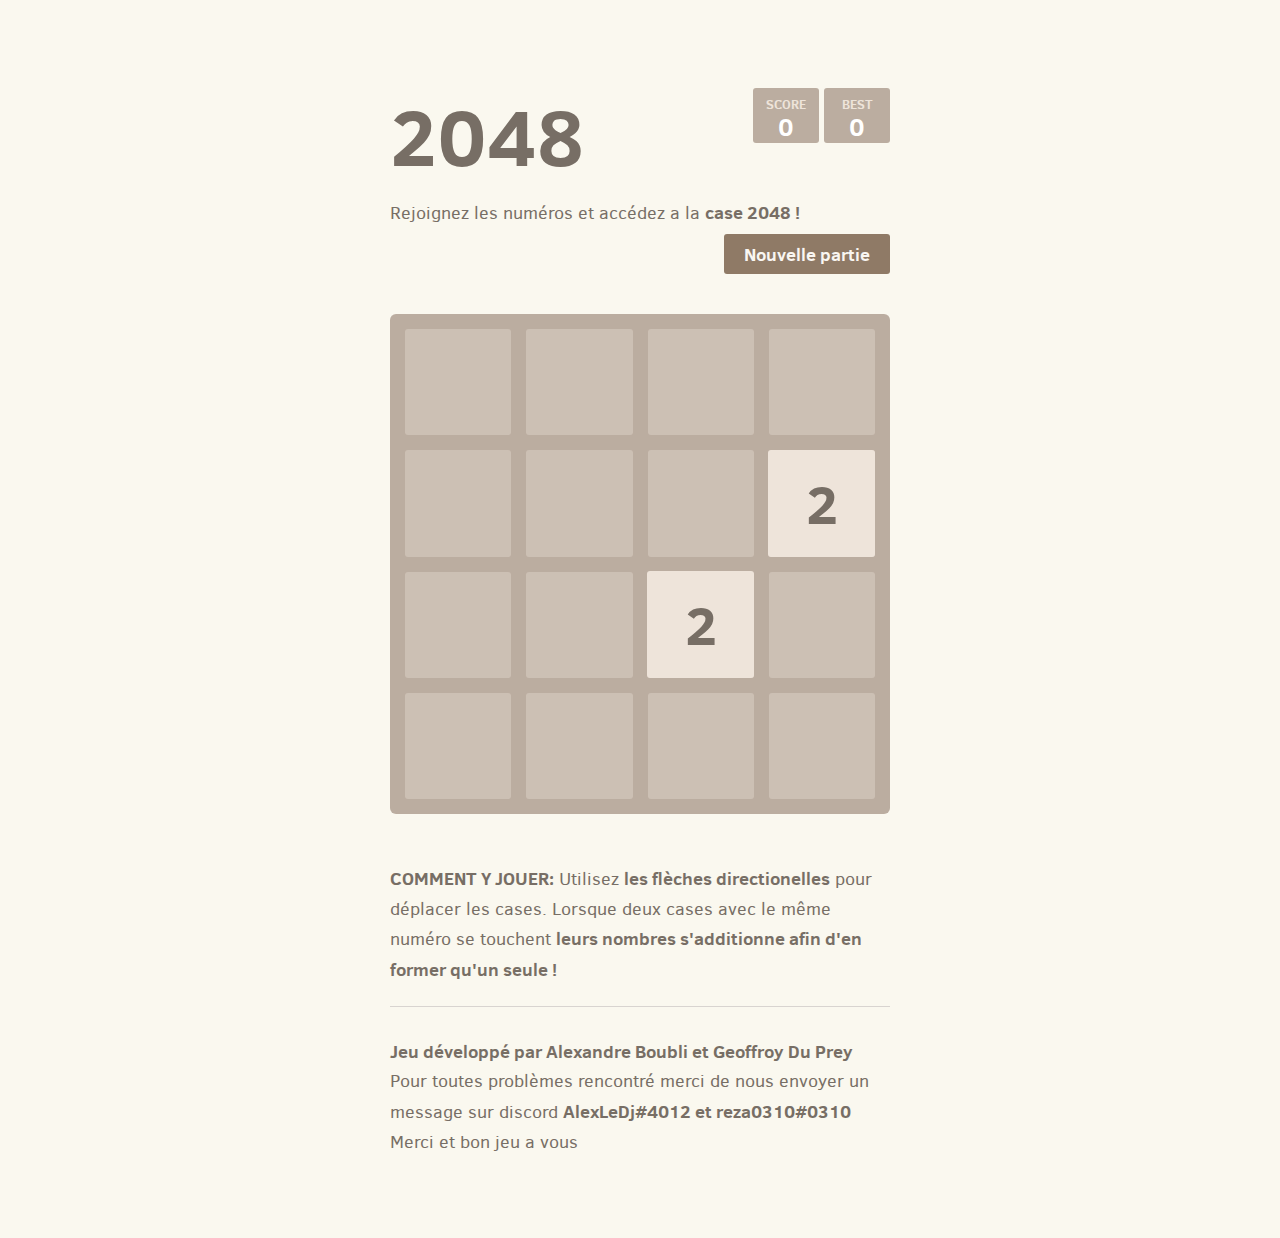
<file: 2048/index.html>
<!DOCTYPE html>
<html>
<head>
  <meta charset="utf-8">
  <title>2048</title>

  <link href="style/main.css" rel="stylesheet" type="text/css">
  <link rel="shortcut icon" href="favicon.ico">
 </head>
<body>
  <div class="container">
    <div class="heading">
      <h1 class="title">2048</h1>
      <div class="scores-container">
        <div class="score-container">0</div>
        <div class="best-container">0</div>
      </div>
    </div>

    <div class="above-game">
      <p class="game-intro">Rejoignez les numéros et accédez a la <strong>case 2048 !</strong></p>
      <a class="restart-button">Nouvelle partie</a>
    </div>

    <div class="game-container">
      <div class="game-message">
        <p></p>
        <div class="lower">
	        <a class="keep-playing-button">Keep going</a>
          <a class="retry-button">Try again</a>
        </div>
      </div>

      <div class="grid-container">
        <div class="grid-row">
          <div class="grid-cell"></div>
          <div class="grid-cell"></div>
          <div class="grid-cell"></div>
          <div class="grid-cell"></div>
        </div>
        <div class="grid-row">
          <div class="grid-cell"></div>
          <div class="grid-cell"></div>
          <div class="grid-cell"></div>
          <div class="grid-cell"></div>
        </div>
        <div class="grid-row">
          <div class="grid-cell"></div>
          <div class="grid-cell"></div>
          <div class="grid-cell"></div>
          <div class="grid-cell"></div>
        </div>
        <div class="grid-row">
          <div class="grid-cell"></div>
          <div class="grid-cell"></div>
          <div class="grid-cell"></div>
          <div class="grid-cell"></div>
        </div>
      </div>

      <div class="tile-container">

      </div>
    </div>

    <p class="game-explanation">
      <strong class="important">Comment y jouer:</strong> Utilisez <strong>les flèches directionelles</strong> pour déplacer les cases. Lorsque deux cases avec le même numéro se touchent <strong>leurs nombres s'additionne afin d'en former qu'un seule !</strong>
    </p>
    <hr>
    <p class="credits">
        <strong>Jeu développé par Alexandre Boubli et Geoffroy Du Prey</strong> 
        Pour toutes problèmes rencontré merci de nous envoyer un message sur discord               
        <strong>AlexLeDj#4012 et reza0310#0310</strong>

        Merci et bon jeu a vous     
    </p>
    
    
  </div>

  <script src="js/bind_polyfill.js"></script>
  <script src="js/classlist_polyfill.js"></script>
  <script src="js/animframe_polyfill.js"></script>
  <script src="js/keyboard_input_manager.js"></script>
  <script src="js/html_actuator.js"></script>
  <script src="js/grid.js"></script>
  <script src="js/tile.js"></script>
  <script src="js/local_storage_manager.js"></script>
  <script src="js/game_manager.js"></script>
  <script src="js/application.js"></script>
</body>
</html>
</file>
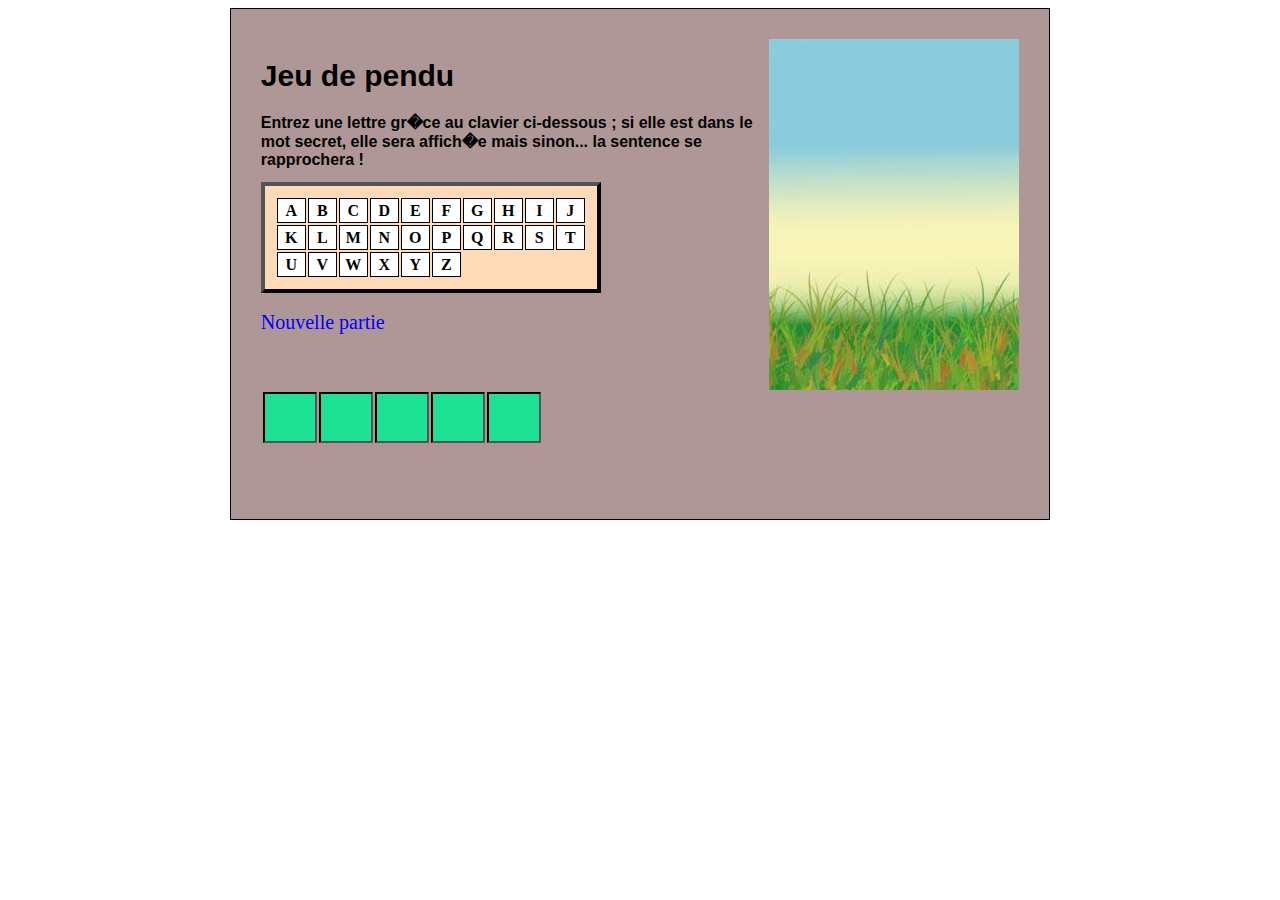
<file: pendu/index.html>
<html>
	<head>
		<title>Jeu de pendu en Javascipt</title>
		<link rel=Stylesheet type="text/css" href=stylePendu.css>
		<script language="JavaScript">
			<!--
				var motSecret;
				
				var now=new Date();			// Date d'aujourd'hui
				var tableauMot=new Array();	// Le tableau qui contient les lettres du mot � trouver
				var mots=new Array();		// Le tableau qui contient tous les mots possibles
				
				var tailleMot;				// Le nombre de lettres du mot � trouver
				var coupsManques=0;			// Le nombre de lettres fausses essay�es
				var lettresTrouvees=0;		// Le nombre de lettres trouv�es
				var fini=false;				// true si le jeu est termin�
				
				mots[0]="TITANESQUE";
				mots[1]="ANABELLE";
				mots[2]="POMPIER";
				mots[3]="OBELISQUE";
				mots[4]="PLACARD";
				mots[5]="RADIATEUR";
				mots[6]="DEODORANT";
				mots[7]="CAMION";
				mots[8]="HORLOGE";
				mots[9]="MARGUERITE";
				mots[10]="ELEPHANT";
				mots[11]="IGLOO";
				mots[12]="TABLE";
				mots[13]="CHAISE";
				mots[14]="CUISINE";
				mots[15]="BUREAU";
				mots[16]="SERVEUR";
				mots[17]="TABLEAU";
				mots[18]="IMPRIMANTE";
				mots[19]="BATEAU";
				mots[20]="MUSIQUE";
				mots[21]="GUITARE";
				mots[22]="ABSCISSE";
				mots[23]="UNICORNE";
				mots[24]="VACCINER";
				mots[25]="VANTARDE";
				mots[26]="PISTACHE";
				mots[27]="GOUTER";
				mots[28]="ORDINATEUR";
				mots[29]="LICORNE";



				
				// On prend un mot au hasard en fonction de la seconde en cours
				motSecret=mots[now.getSeconds() % mots.length];
				tailleMot=motSecret.length;
				
				// Permet de changer la couleur des touches du clavier
				function changeCouleur(element,couleur){
					element.style.backgroundColor=couleur;
				}
				
				// G�re tous les traitements � faire lorsqu'on appuie sur une touche
				function proposer(element){
					
					// Si la couleur de fond est lightgreen, c'est qu'on a d�j� essay� - on quitte la fonction
					if(element.style.backgroundColor=="lightGreen" ||fini) return;
					
					// On r�cup�re la lettre du clavier et on met la touche en lightgreen (pour signaler qu'elle est cliqu�e)
					var lettre=element.innerHTML;
					changeCouleur(element,"lightGreen");
					
					// On met la variable trouve � false;
					var trouve=false;
					
					// On parcours chaque lettre du mot, on cherche si on trouve la lettre s�l�ectionn�e au clavier
					for(var i=0; i<tailleMot; i++) {
						
						// Si c'est le cas :
						if(tableauMot[i].innerHTML==lettre) {
							tableauMot[i].style.visibility='visible';	// On affiche la lettre
							trouve=true;
							lettresTrouvees++;
						}
						
					}
					
					// Si la lettre n'est pas pr�sente, trouv� vaut toujours false :
					if(!trouve){
						coupsManques++;
						document.images['pendu'].src="pendu_"+coupsManques+".jpg"; // On change l'image du pendu
						
						// Si on a rat� 9 fois :
						if(coupsManques==9){
							alert("Vous avez perdu !");
							for(var i=0; i<tailleMot; i++) tableauMot[i].style.visibility='visible';
							fini=true;
							// on affiche le mot, on fini le jeu
						}
					}
					if(lettresTrouvees==tailleMot){
						alert("Bravo ! Vous avez d�couvert le mot secret !");
						fini=true;
					}
				}
			-->
		</script>
	</head>

	

<body>

<center>
<div id="page">	
	<img name="pendu" class="pendu" src="pendu_0.jpg">
	
	<h1>Jeu de pendu</h1>

	<h2>Entrez une lettre gr�ce au clavier ci-dessous ; si elle est dans le mot secret, elle sera affich�e mais sinon... la sentence se rapprochera !</h2>
	
	<table id="clavier">
	 <tr>
	  <td onclick="proposer(this);" >A</td>
	  <td onclick="proposer(this);" >B</td>
	  <td onclick="proposer(this);" >C</td>
	  <td onclick="proposer(this);" >D</td>
	  <td onclick="proposer(this);" >E</td>
	  <td onclick="proposer(this);" >F</td>
	  <td onclick="proposer(this);" >G</td>
	  <td onclick="proposer(this);" >H</td>
	  <td onclick="proposer(this);" >I</td>
	  <td onclick="proposer(this);" >J</td>
	 </tr>
	 <tr>
	  <td onclick="proposer(this);" >K</td>
	  <td onclick="proposer(this);" >L</td>
	  <td onclick="proposer(this);" >M</td>
	  <td onclick="proposer(this);" >N</td>
	  <td onclick="proposer(this);" >O</td>
	  <td onclick="proposer(this);" >P</td>
	  <td onclick="proposer(this);" >Q</td>
	  <td onclick="proposer(this);" >R</td>
	  <td onclick="proposer(this);" >S</td>
	  <td onclick="proposer(this);" >T</td>
	 </tr>
	 <tr>
	  <td onclick="proposer(this);" >U</td>
	  <td onclick="proposer(this);" >V</td>
	  <td onclick="proposer(this);" >W</td>
	  <td onclick="proposer(this);" >X</td>
	  <td onclick="proposer(this);" >Y</td>
	  <td onclick="proposer(this);" >Z</td>
	 </tr>
	</table>
	<br>
	<a class="lien" href="javascript:location.reload();">Nouvelle partie</a>
		
	<table id="mot">
		<tr>
			<script language="javascript">
				for(var i=0; i<tailleMot; i++) document.write("<td> <p id=\""+i+"\">"+motSecret.charAt(i)+"</p></td>");
			</script>
		</tr>
	</table>
	
	
	<script language="javascript">
		for(var i=0; i<tailleMot; i++) tableauMot[i]=document.getElementById(i);
	</script>

<center>
</div>
</body>
</html>
</file>
<file: 2048/style/main.css>
@import url(fonts/clear-sans.css);
html, body {
  margin: 0;
  padding: 0;
  background: #faf8ef;
  color: #776e65;
  font-family: "Clear Sans", "Helvetica Neue", Arial, sans-serif;
  font-size: 18px; }

body {
  margin: 80px 0; }

.heading:after {
  content: "";
  display: block;
  clear: both; }

h1.title {
  font-size: 80px;
  font-weight: bold;
  margin: 0;
  display: block;
  float: left; }

@-webkit-keyframes move-up {
  0% {
    top: 25px;
    opacity: 1; }

  100% {
    top: -50px;
    opacity: 0; } }
@-moz-keyframes move-up {
  0% {
    top: 25px;
    opacity: 1; }

  100% {
    top: -50px;
    opacity: 0; } }
@keyframes move-up {
  0% {
    top: 25px;
    opacity: 1; }

  100% {
    top: -50px;
    opacity: 0; } }
.scores-container {
  float: right;
  text-align: right; }

.score-container, .best-container {
  position: relative;
  display: inline-block;
  background: #bbada0;
  padding: 15px 25px;
  font-size: 25px;
  height: 25px;
  line-height: 47px;
  font-weight: bold;
  border-radius: 3px;
  color: white;
  margin-top: 8px;
  text-align: center; }
  .score-container:after, .best-container:after {
    position: absolute;
    width: 100%;
    top: 10px;
    left: 0;
    text-transform: uppercase;
    font-size: 13px;
    line-height: 13px;
    text-align: center;
    color: #eee4da; }
  .score-container .score-addition, .best-container .score-addition {
    position: absolute;
    right: 30px;
    color: red;
    font-size: 25px;
    line-height: 25px;
    font-weight: bold;
    color: rgba(119, 110, 101, 0.9);
    z-index: 100;
    -webkit-animation: move-up 600ms ease-in;
    -moz-animation: move-up 600ms ease-in;
    animation: move-up 600ms ease-in;
    -webkit-animation-fill-mode: both;
    -moz-animation-fill-mode: both;
    animation-fill-mode: both; }

.score-container:after {
  content: "Score"; }

.best-container:after {
  content: "Best"; }

p {
  margin-top: 0;
  margin-bottom: 10px;
  line-height: 1.65; }

a {
  color: #776e65;
  font-weight: bold;
  text-decoration: underline;
  cursor: pointer; }

strong.important {
  text-transform: uppercase; }

hr {
  border: none;
  border-bottom: 1px solid #d8d4d0;
  margin-top: 20px;
  margin-bottom: 30px; }

.container {
  width: 500px;
  margin: 0 auto; }

@-webkit-keyframes fade-in {
  0% {
    opacity: 0; }

  100% {
    opacity: 1; } }
@-moz-keyframes fade-in {
  0% {
    opacity: 0; }

  100% {
    opacity: 1; } }
@keyframes fade-in {
  0% {
    opacity: 0; }

  100% {
    opacity: 1; } }
.game-container {
  margin-top: 40px;
  position: relative;
  padding: 15px;
  cursor: default;
  -webkit-touch-callout: none;
  -ms-touch-callout: none;
  -webkit-user-select: none;
  -moz-user-select: none;
  -ms-user-select: none;
  -ms-touch-action: none;
  touch-action: none;
  background: #bbada0;
  border-radius: 6px;
  width: 500px;
  height: 500px;
  -webkit-box-sizing: border-box;
  -moz-box-sizing: border-box;
  box-sizing: border-box; }
  .game-container .game-message {
    display: none;
    position: absolute;
    top: 0;
    right: 0;
    bottom: 0;
    left: 0;
    background: rgba(238, 228, 218, 0.5);
    z-index: 100;
    text-align: center;
    -webkit-animation: fade-in 800ms ease 1200ms;
    -moz-animation: fade-in 800ms ease 1200ms;
    animation: fade-in 800ms ease 1200ms;
    -webkit-animation-fill-mode: both;
    -moz-animation-fill-mode: both;
    animation-fill-mode: both; }
    .game-container .game-message p {
      font-size: 60px;
      font-weight: bold;
      height: 60px;
      line-height: 60px;
      margin-top: 222px; }
    .game-container .game-message .lower {
      display: block;
      margin-top: 59px; }
    .game-container .game-message a {
      display: inline-block;
      background: #8f7a66;
      border-radius: 3px;
      padding: 0 20px;
      text-decoration: none;
      color: #f9f6f2;
      height: 40px;
      line-height: 42px;
      margin-left: 9px; }
      .game-container .game-message a.keep-playing-button {
        display: none; }
    .game-container .game-message.game-won {
      background: rgba(237, 194, 46, 0.5);
      color: #f9f6f2; }
      .game-container .game-message.game-won a.keep-playing-button {
        display: inline-block; }
    .game-container .game-message.game-won, .game-container .game-message.game-over {
      display: block; }

.grid-container {
  position: absolute;
  z-index: 1; }

.grid-row {
  margin-bottom: 15px; }
  .grid-row:last-child {
    margin-bottom: 0; }
  .grid-row:after {
    content: "";
    display: block;
    clear: both; }

.grid-cell {
  width: 106.25px;
  height: 106.25px;
  margin-right: 15px;
  float: left;
  border-radius: 3px;
  background: rgba(238, 228, 218, 0.35); }
  .grid-cell:last-child {
    margin-right: 0; }

.tile-container {
  position: absolute;
  z-index: 2; }

.tile, .tile .tile-inner {
  width: 107px;
  height: 107px;
  line-height: 107px; }
.tile.tile-position-1-1 {
  -webkit-transform: translate(0px, 0px);
  -moz-transform: translate(0px, 0px);
  -ms-transform: translate(0px, 0px);
  transform: translate(0px, 0px); }
.tile.tile-position-1-2 {
  -webkit-transform: translate(0px, 121px);
  -moz-transform: translate(0px, 121px);
  -ms-transform: translate(0px, 121px);
  transform: translate(0px, 121px); }
.tile.tile-position-1-3 {
  -webkit-transform: translate(0px, 242px);
  -moz-transform: translate(0px, 242px);
  -ms-transform: translate(0px, 242px);
  transform: translate(0px, 242px); }
.tile.tile-position-1-4 {
  -webkit-transform: translate(0px, 363px);
  -moz-transform: translate(0px, 363px);
  -ms-transform: translate(0px, 363px);
  transform: translate(0px, 363px); }
.tile.tile-position-2-1 {
  -webkit-transform: translate(121px, 0px);
  -moz-transform: translate(121px, 0px);
  -ms-transform: translate(121px, 0px);
  transform: translate(121px, 0px); }
.tile.tile-position-2-2 {
  -webkit-transform: translate(121px, 121px);
  -moz-transform: translate(121px, 121px);
  -ms-transform: translate(121px, 121px);
  transform: translate(121px, 121px); }
.tile.tile-position-2-3 {
  -webkit-transform: translate(121px, 242px);
  -moz-transform: translate(121px, 242px);
  -ms-transform: translate(121px, 242px);
  transform: translate(121px, 242px); }
.tile.tile-position-2-4 {
  -webkit-transform: translate(121px, 363px);
  -moz-transform: translate(121px, 363px);
  -ms-transform: translate(121px, 363px);
  transform: translate(121px, 363px); }
.tile.tile-position-3-1 {
  -webkit-transform: translate(242px, 0px);
  -moz-transform: translate(242px, 0px);
  -ms-transform: translate(242px, 0px);
  transform: translate(242px, 0px); }
.tile.tile-position-3-2 {
  -webkit-transform: translate(242px, 121px);
  -moz-transform: translate(242px, 121px);
  -ms-transform: translate(242px, 121px);
  transform: translate(242px, 121px); }
.tile.tile-position-3-3 {
  -webkit-transform: translate(242px, 242px);
  -moz-transform: translate(242px, 242px);
  -ms-transform: translate(242px, 242px);
  transform: translate(242px, 242px); }
.tile.tile-position-3-4 {
  -webkit-transform: translate(242px, 363px);
  -moz-transform: translate(242px, 363px);
  -ms-transform: translate(242px, 363px);
  transform: translate(242px, 363px); }
.tile.tile-position-4-1 {
  -webkit-transform: translate(363px, 0px);
  -moz-transform: translate(363px, 0px);
  -ms-transform: translate(363px, 0px);
  transform: translate(363px, 0px); }
.tile.tile-position-4-2 {
  -webkit-transform: translate(363px, 121px);
  -moz-transform: translate(363px, 121px);
  -ms-transform: translate(363px, 121px);
  transform: translate(363px, 121px); }
.tile.tile-position-4-3 {
  -webkit-transform: translate(363px, 242px);
  -moz-transform: translate(363px, 242px);
  -ms-transform: translate(363px, 242px);
  transform: translate(363px, 242px); }
.tile.tile-position-4-4 {
  -webkit-transform: translate(363px, 363px);
  -moz-transform: translate(363px, 363px);
  -ms-transform: translate(363px, 363px);
  transform: translate(363px, 363px); }

.tile {
  position: absolute;
  -webkit-transition: 100ms ease-in-out;
  -moz-transition: 100ms ease-in-out;
  transition: 100ms ease-in-out;
  -webkit-transition-property: -webkit-transform;
  -moz-transition-property: -moz-transform;
  transition-property: transform; }
  .tile .tile-inner {
    border-radius: 3px;
    background: #eee4da;
    text-align: center;
    font-weight: bold;
    z-index: 10;
    font-size: 55px; }
  .tile.tile-2 .tile-inner {
    background: #eee4da;
    box-shadow: 0 0 30px 10px rgba(243, 215, 116, 0), inset 0 0 0 1px rgba(255, 255, 255, 0); }
  .tile.tile-4 .tile-inner {
    background: #ede0c8;
    box-shadow: 0 0 30px 10px rgba(243, 215, 116, 0), inset 0 0 0 1px rgba(255, 255, 255, 0); }
  .tile.tile-8 .tile-inner {
    color: #f9f6f2;
    background: #f2b179; }
  .tile.tile-16 .tile-inner {
    color: #f9f6f2;
    background: #f59563; }
  .tile.tile-32 .tile-inner {
    color: #f9f6f2;
    background: #f67c5f; }
  .tile.tile-64 .tile-inner {
    color: #f9f6f2;
    background: #f65e3b; }
  .tile.tile-128 .tile-inner {
    color: #f9f6f2;
    background: #edcf72;
    box-shadow: 0 0 30px 10px rgba(243, 215, 116, 0.2381), inset 0 0 0 1px rgba(255, 255, 255, 0.14286);
    font-size: 45px; }
    @media screen and (max-width: 520px) {
      .tile.tile-128 .tile-inner {
        font-size: 25px; } }
  .tile.tile-256 .tile-inner {
    color: #f9f6f2;
    background: #edcc61;
    box-shadow: 0 0 30px 10px rgba(243, 215, 116, 0.31746), inset 0 0 0 1px rgba(255, 255, 255, 0.19048);
    font-size: 45px; }
    @media screen and (max-width: 520px) {
      .tile.tile-256 .tile-inner {
        font-size: 25px; } }
  .tile.tile-512 .tile-inner {
    color: #f9f6f2;
    background: #edc850;
    box-shadow: 0 0 30px 10px rgba(243, 215, 116, 0.39683), inset 0 0 0 1px rgba(255, 255, 255, 0.2381);
    font-size: 45px; }
    @media screen and (max-width: 520px) {
      .tile.tile-512 .tile-inner {
        font-size: 25px; } }
  .tile.tile-1024 .tile-inner {
    color: #f9f6f2;
    background: #edc53f;
    box-shadow: 0 0 30px 10px rgba(243, 215, 116, 0.47619), inset 0 0 0 1px rgba(255, 255, 255, 0.28571);
    font-size: 35px; }
    @media screen and (max-width: 520px) {
      .tile.tile-1024 .tile-inner {
        font-size: 15px; } }
  .tile.tile-2048 .tile-inner {
    color: #f9f6f2;
    background: #edc22e;
    box-shadow: 0 0 30px 10px rgba(243, 215, 116, 0.55556), inset 0 0 0 1px rgba(255, 255, 255, 0.33333);
    font-size: 35px; }
    @media screen and (max-width: 520px) {
      .tile.tile-2048 .tile-inner {
        font-size: 15px; } }
  .tile.tile-super .tile-inner {
    color: #f9f6f2;
    background: #3c3a32;
    font-size: 30px; }
    @media screen and (max-width: 520px) {
      .tile.tile-super .tile-inner {
        font-size: 10px; } }

@-webkit-keyframes appear {
  0% {
    opacity: 0;
    -webkit-transform: scale(0);
    -moz-transform: scale(0);
    -ms-transform: scale(0);
    transform: scale(0); }

  100% {
    opacity: 1;
    -webkit-transform: scale(1);
    -moz-transform: scale(1);
    -ms-transform: scale(1);
    transform: scale(1); } }
@-moz-keyframes appear {
  0% {
    opacity: 0;
    -webkit-transform: scale(0);
    -moz-transform: scale(0);
    -ms-transform: scale(0);
    transform: scale(0); }

  100% {
    opacity: 1;
    -webkit-transform: scale(1);
    -moz-transform: scale(1);
    -ms-transform: scale(1);
    transform: scale(1); } }
@keyframes appear {
  0% {
    opacity: 0;
    -webkit-transform: scale(0);
    -moz-transform: scale(0);
    -ms-transform: scale(0);
    transform: scale(0); }

  100% {
    opacity: 1;
    -webkit-transform: scale(1);
    -moz-transform: scale(1);
    -ms-transform: scale(1);
    transform: scale(1); } }
.tile-new .tile-inner {
  -webkit-animation: appear 200ms ease 100ms;
  -moz-animation: appear 200ms ease 100ms;
  animation: appear 200ms ease 100ms;
  -webkit-animation-fill-mode: backwards;
  -moz-animation-fill-mode: backwards;
  animation-fill-mode: backwards; }

@-webkit-keyframes pop {
  0% {
    -webkit-transform: scale(0);
    -moz-transform: scale(0);
    -ms-transform: scale(0);
    transform: scale(0); }

  50% {
    -webkit-transform: scale(1.2);
    -moz-transform: scale(1.2);
    -ms-transform: scale(1.2);
    transform: scale(1.2); }

  100% {
    -webkit-transform: scale(1);
    -moz-transform: scale(1);
    -ms-transform: scale(1);
    transform: scale(1); } }
@-moz-keyframes pop {
  0% {
    -webkit-transform: scale(0);
    -moz-transform: scale(0);
    -ms-transform: scale(0);
    transform: scale(0); }

  50% {
    -webkit-transform: scale(1.2);
    -moz-transform: scale(1.2);
    -ms-transform: scale(1.2);
    transform: scale(1.2); }

  100% {
    -webkit-transform: scale(1);
    -moz-transform: scale(1);
    -ms-transform: scale(1);
    transform: scale(1); } }
@keyframes pop {
  0% {
    -webkit-transform: scale(0);
    -moz-transform: scale(0);
    -ms-transform: scale(0);
    transform: scale(0); }

  50% {
    -webkit-transform: scale(1.2);
    -moz-transform: scale(1.2);
    -ms-transform: scale(1.2);
    transform: scale(1.2); }

  100% {
    -webkit-transform: scale(1);
    -moz-transform: scale(1);
    -ms-transform: scale(1);
    transform: scale(1); } }
.tile-merged .tile-inner {
  z-index: 20;
  -webkit-animation: pop 200ms ease 100ms;
  -moz-animation: pop 200ms ease 100ms;
  animation: pop 200ms ease 100ms;
  -webkit-animation-fill-mode: backwards;
  -moz-animation-fill-mode: backwards;
  animation-fill-mode: backwards; }

.above-game:after {
  content: "";
  display: block;
  clear: both; }

.game-intro {
  float: left;
  line-height: 42px;
  margin-bottom: 0; }

.restart-button {
  display: inline-block;
  background: #8f7a66;
  border-radius: 3px;
  padding: 0 20px;
  text-decoration: none;
  color: #f9f6f2;
  height: 40px;
  line-height: 42px;
  display: block;
  text-align: center;
  float: right; }

.game-explanation {
  margin-top: 50px; }

@media screen and (max-width: 520px) {
  html, body {
    font-size: 15px; }

  body {
    margin: 20px 0;
    padding: 0 20px; }

  h1.title {
    font-size: 27px;
    margin-top: 15px; }

  .container {
    width: 280px;
    margin: 0 auto; }

  .score-container, .best-container {
    margin-top: 0;
    padding: 15px 10px;
    min-width: 40px; }

  .heading {
    margin-bottom: 10px; }

  .game-intro {
    width: 55%;
    display: block;
    box-sizing: border-box;
    line-height: 1.65; }

  .restart-button {
    width: 42%;
    padding: 0;
    display: block;
    box-sizing: border-box;
    margin-top: 2px; }

  .game-container {
    margin-top: 17px;
    position: relative;
    padding: 10px;
    cursor: default;
    -webkit-touch-callout: none;
    -ms-touch-callout: none;
    -webkit-user-select: none;
    -moz-user-select: none;
    -ms-user-select: none;
    -ms-touch-action: none;
    touch-action: none;
    background: #bbada0;
    border-radius: 6px;
    width: 280px;
    height: 280px;
    -webkit-box-sizing: border-box;
    -moz-box-sizing: border-box;
    box-sizing: border-box; }
    .game-container .game-message {
      display: none;
      position: absolute;
      top: 0;
      right: 0;
      bottom: 0;
      left: 0;
      background: rgba(238, 228, 218, 0.5);
      z-index: 100;
      text-align: center;
      -webkit-animation: fade-in 800ms ease 1200ms;
      -moz-animation: fade-in 800ms ease 1200ms;
      animation: fade-in 800ms ease 1200ms;
      -webkit-animation-fill-mode: both;
      -moz-animation-fill-mode: both;
      animation-fill-mode: both; }
      .game-container .game-message p {
        font-size: 60px;
        font-weight: bold;
        height: 60px;
        line-height: 60px;
        margin-top: 222px; }
      .game-container .game-message .lower {
        display: block;
        margin-top: 59px; }
      .game-container .game-message a {
        display: inline-block;
        background: #8f7a66;
        border-radius: 3px;
        padding: 0 20px;
        text-decoration: none;
        color: #f9f6f2;
        height: 40px;
        line-height: 42px;
        margin-left: 9px; }
        .game-container .game-message a.keep-playing-button {
          display: none; }
      .game-container .game-message.game-won {
        background: rgba(237, 194, 46, 0.5);
        color: #f9f6f2; }
        .game-container .game-message.game-won a.keep-playing-button {
          display: inline-block; }
      .game-container .game-message.game-won, .game-container .game-message.game-over {
        display: block; }

  .grid-container {
    position: absolute;
    z-index: 1; }

  .grid-row {
    margin-bottom: 10px; }
    .grid-row:last-child {
      margin-bottom: 0; }
    .grid-row:after {
      content: "";
      display: block;
      clear: both; }

  .grid-cell {
    width: 57.5px;
    height: 57.5px;
    margin-right: 10px;
    float: left;
    border-radius: 3px;
    background: rgba(238, 228, 218, 0.35); }
    .grid-cell:last-child {
      margin-right: 0; }

  .tile-container {
    position: absolute;
    z-index: 2; }

  .tile, .tile .tile-inner {
    width: 58px;
    height: 58px;
    line-height: 58px; }
  .tile.tile-position-1-1 {
    -webkit-transform: translate(0px, 0px);
    -moz-transform: translate(0px, 0px);
    -ms-transform: translate(0px, 0px);
    transform: translate(0px, 0px); }
  .tile.tile-position-1-2 {
    -webkit-transform: translate(0px, 67px);
    -moz-transform: translate(0px, 67px);
    -ms-transform: translate(0px, 67px);
    transform: translate(0px, 67px); }
  .tile.tile-position-1-3 {
    -webkit-transform: translate(0px, 135px);
    -moz-transform: translate(0px, 135px);
    -ms-transform: translate(0px, 135px);
    transform: translate(0px, 135px); }
  .tile.tile-position-1-4 {
    -webkit-transform: translate(0px, 202px);
    -moz-transform: translate(0px, 202px);
    -ms-transform: translate(0px, 202px);
    transform: translate(0px, 202px); }
  .tile.tile-position-2-1 {
    -webkit-transform: translate(67px, 0px);
    -moz-transform: translate(67px, 0px);
    -ms-transform: translate(67px, 0px);
    transform: translate(67px, 0px); }
  .tile.tile-position-2-2 {
    -webkit-transform: translate(67px, 67px);
    -moz-transform: translate(67px, 67px);
    -ms-transform: translate(67px, 67px);
    transform: translate(67px, 67px); }
  .tile.tile-position-2-3 {
    -webkit-transform: translate(67px, 135px);
    -moz-transform: translate(67px, 135px);
    -ms-transform: translate(67px, 135px);
    transform: translate(67px, 135px); }
  .tile.tile-position-2-4 {
    -webkit-transform: translate(67px, 202px);
    -moz-transform: translate(67px, 202px);
    -ms-transform: translate(67px, 202px);
    transform: translate(67px, 202px); }
  .tile.tile-position-3-1 {
    -webkit-transform: translate(135px, 0px);
    -moz-transform: translate(135px, 0px);
    -ms-transform: translate(135px, 0px);
    transform: translate(135px, 0px); }
  .tile.tile-position-3-2 {
    -webkit-transform: translate(135px, 67px);
    -moz-transform: translate(135px, 67px);
    -ms-transform: translate(135px, 67px);
    transform: translate(135px, 67px); }
  .tile.tile-position-3-3 {
    -webkit-transform: translate(135px, 135px);
    -moz-transform: translate(135px, 135px);
    -ms-transform: translate(135px, 135px);
    transform: translate(135px, 135px); }
  .tile.tile-position-3-4 {
    -webkit-transform: translate(135px, 202px);
    -moz-transform: translate(135px, 202px);
    -ms-transform: translate(135px, 202px);
    transform: translate(135px, 202px); }
  .tile.tile-position-4-1 {
    -webkit-transform: translate(202px, 0px);
    -moz-transform: translate(202px, 0px);
    -ms-transform: translate(202px, 0px);
    transform: translate(202px, 0px); }
  .tile.tile-position-4-2 {
    -webkit-transform: translate(202px, 67px);
    -moz-transform: translate(202px, 67px);
    -ms-transform: translate(202px, 67px);
    transform: translate(202px, 67px); }
  .tile.tile-position-4-3 {
    -webkit-transform: translate(202px, 135px);
    -moz-transform: translate(202px, 135px);
    -ms-transform: translate(202px, 135px);
    transform: translate(202px, 135px); }
  .tile.tile-position-4-4 {
    -webkit-transform: translate(202px, 202px);
    -moz-transform: translate(202px, 202px);
    -ms-transform: translate(202px, 202px);
    transform: translate(202px, 202px); }

  .tile .tile-inner {
    font-size: 35px; }

  .game-message p {
    font-size: 30px !important;
    height: 30px !important;
    line-height: 30px !important;
    margin-top: 90px !important; }
  .game-message .lower {
    margin-top: 30px !important; } }
</file>
